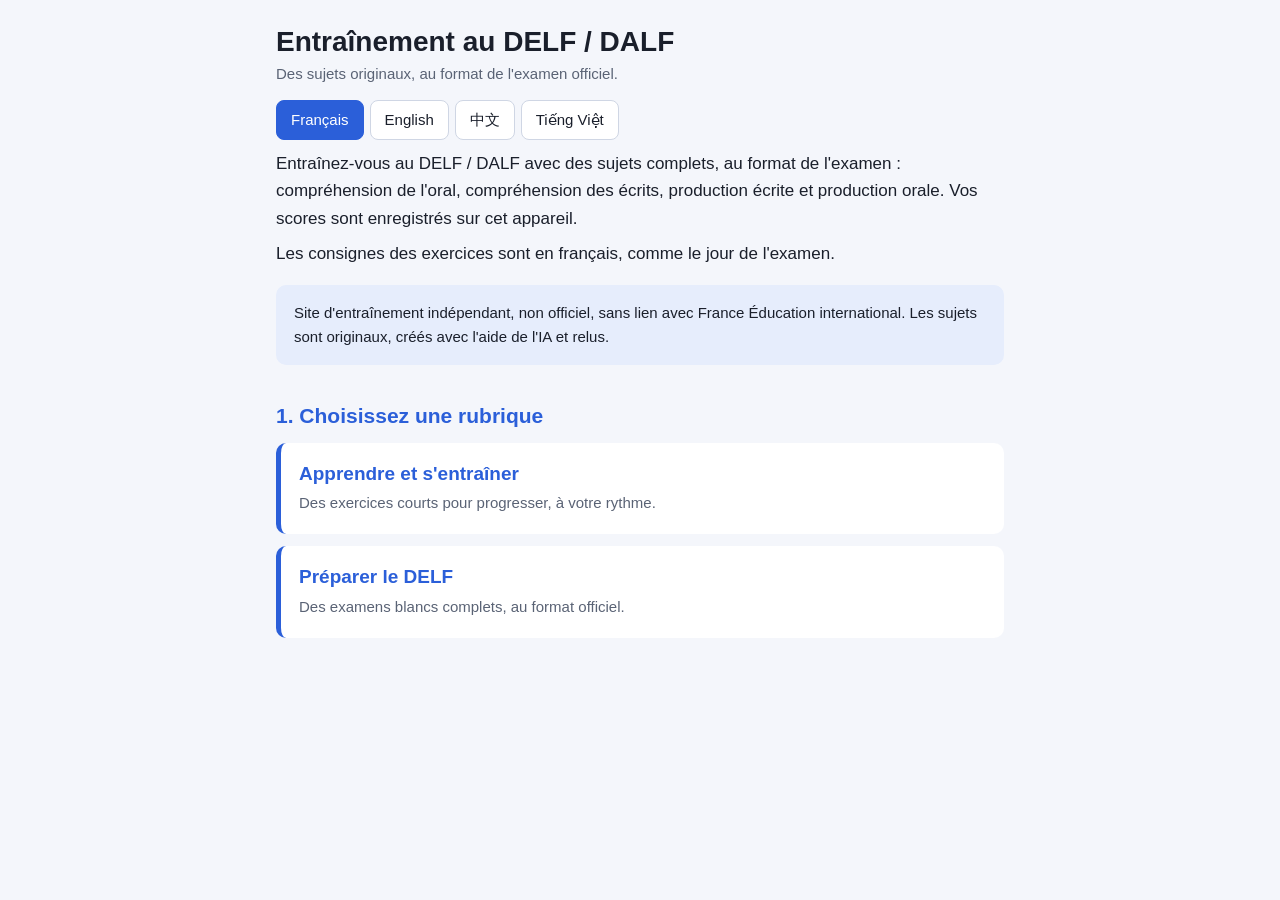
<file: index.html>
<!DOCTYPE html>
<html lang="fr">
<head>
<meta charset="utf-8">
<meta name="viewport" content="width=device-width, initial-scale=1">
<title>Entraînement au DELF / DALF</title>
<link rel="stylesheet" href="css/style.css">
<style>
  /* Propre à l'accueil (style.css n'est pas modifié) */
  .rubrique { cursor: pointer; }
  .rubrique[aria-current="true"] { background: var(--blue-soft); outline: 2px solid var(--blue); }
  .rubrique .traduction { display: block; margin-top: 2px; font-size: 14px; }
  .changer { margin-top: 18px; }
  .changer button { background: transparent; color: var(--blue); border: 1px solid var(--line); }
  .reprendre { margin: 4px 0 14px; }
  .reprendre button { margin: 0; }
  .reprendre .traduction { display: block; margin-top: 4px; font-size: 14px; }
</style>
</head>
<body>
<main>
  <h1>Entraînement au DELF / DALF</h1>
  <p class="sub">Des sujets originaux, au format de l'examen officiel.</p>

  <div class="langues" id="langues" aria-label="Langue / Language / 语言 / Ngôn ngữ"></div>
  <div class="reprendre" id="reprendre" hidden>
    <button id="bouton-reprendre">▶ Reprendre : <span id="reprendre-lieu"></span></button>
    <span class="traduction" id="reprendre-traduction" hidden></span>
  </div>

  <div class="bienvenue" id="bienvenue"></div>
  <div class="encadre avertissement-accueil" id="avertissement-accueil"></div>

  <h2 id="titre-rubrique">1. Choisissez une rubrique</h2>
  <div class="epreuves">
    <a class="epreuve rubrique" id="rubrique-apprendre" href="entrainement/index.html">
      <strong>Apprendre et s'entraîner</strong>
      <span>Des exercices courts pour progresser, à votre rythme.</span>
      <span class="traduction" data-texte="apprendre"></span>
    </a>
    <a class="epreuve rubrique" id="rubrique-preparer" href="#preparer">
      <strong>Préparer le DELF</strong>
      <span>Des examens blancs complets, au format officiel.</span>
      <span class="traduction" data-texte="preparer"></span>
    </a>
  </div>

  <section id="choix-niveau" hidden>
    <h2>2. Choisissez votre niveau</h2>
    <div class="niveaux">
      <button class="niveau" disabled>A1<small>bientôt</small></button>
      <button class="niveau" data-niveau="a2" aria-pressed="false">A2<small>disponible</small></button>
      <button class="niveau" disabled>B1<small>bientôt</small></button>
      <button class="niveau" disabled>B2<small>bientôt</small></button>
      <button class="niveau" disabled>C1<small>bientôt</small></button>
      <button class="niveau" disabled>C2<small>bientôt</small></button>
    </div>
  </section>

  <section id="choix-epreuve" hidden>
    <h2>3. Choisissez l'épreuve</h2>
    <!-- Les épreuves sont dans l'ordre du jour de l'examen. -->
    <div class="epreuves">
      <a class="epreuve" href="a2/comprehension-oral.html">
        <strong>Compréhension de l'oral</strong>
        <span>25 minutes · 4 exercices · 25 points</span>
      </a>
      <a class="epreuve" href="a2/comprehension-ecrits.html">
        <strong>Compréhension des écrits</strong>
        <span>30 minutes · 4 exercices · 25 points</span>
      </a>
      <a class="epreuve" href="a2/production-ecrite.html">
        <strong>Production écrite</strong>
        <span>45 minutes · 2 exercices · 25 points</span>
      </a>
      <a class="epreuve" href="a2/production-orale.html">
        <strong>Production orale</strong>
        <span>6 à 8 minutes · 10 minutes de préparation · 25 points</span>
      </a>
    </div>
    <p class="note">Pour réussir le DELF ou le DALF, il faut 50 points sur 100, et au moins 5 sur 25 dans chaque épreuve (au DALF C2 : au moins 10 sur 50 dans chacune des deux épreuves).</p>
    <p class="changer"><button id="changer">↺ Changer de langue ou de niveau</button></p>
  </section>
</main>

<script>
// Accueil en 4 choix : langue (en haut, gérée par js/langues.js),
// puis rubrique, puis niveau, puis épreuve.
// La rubrique et le niveau sont aussi gardés dans le navigateur (clé « delf-preferences »),
// pour proposer « Reprendre » à la visite suivante. La langue reste dans « delf-langue ».
// Les choix sont mis dans l'adresse :
//   (rien)     → choix de la rubrique
//   #preparer  → « Préparer le DELF » : choix du niveau
//   #a2        → « Préparer le DELF », niveau A2 : les 4 épreuves
//               (adresse déjà utilisée par les liens « ← Accueil » des pages A2)
(function () {
  // Traduction des deux rubriques dans la langue d'aide (à faire relire).
  var TRAD = {
    en: { apprendre: "Learn and practise: short exercises to improve at your own pace.",
          preparer: "Prepare for the DELF: complete mock exams in the official format." },
    zh: { apprendre: "学习和练习：短小的练习，按照自己的节奏进步。",
          preparer: "准备 DELF 考试：完整的模拟考试，采用官方格式。" },
    vi: { apprendre: "Học và luyện tập: các bài tập ngắn để tiến bộ theo nhịp độ của bạn.",
          preparer: "Chuẩn bị thi DELF: các bài thi thử đầy đủ, theo định dạng chính thức." }
  };
  var LANG = { en: "en", zh: "zh-Hans", vi: "vi" };

  function traduire() {
    var l = window.Langues ? Langues.lire() : "fr";
    var zones = document.querySelectorAll(".rubrique .traduction");
    for (var i = 0; i < zones.length; i++) {
      var t = TRAD[l] && TRAD[l][zones[i].dataset.texte];
      zones[i].textContent = t || "";
      zones[i].hidden = !t;
      if (t) zones[i].setAttribute("lang", LANG[l]);
    }
  }

  // ----- Préférences (rubrique et niveau) -----
  var CLE = "delf-preferences";
  var NIVEAUX_ACTIFS = { preparer: ["a2"] };   // niveaux disponibles par rubrique

  // Renvoie des préférences valides, ou null (absentes, vides ou illisibles).
  function lirePreferences() {
    var p;
    try { p = JSON.parse(localStorage.getItem(CLE)); } catch (e) { return null; }
    if (!p || typeof p !== "object" || Array.isArray(p)) return null;
    if (p.rubrique === "apprendre") return { rubrique: "apprendre" };
    if (p.rubrique === "preparer") {
      return { rubrique: "preparer", niveau: NIVEAUX_ACTIFS.preparer.indexOf(p.niveau) >= 0 ? p.niveau : "" };
    }
    return null;
  }
  function garderPreferences(rubrique, niveau) {
    var avant = lirePreferences();
    // Si l'élève choisit seulement la rubrique, on garde le niveau déjà choisi pour cette rubrique.
    if (!niveau && avant && avant.rubrique === rubrique) niveau = avant.niveau || "";
    var p = { rubrique: rubrique };
    if (niveau) p.niveau = niveau;
    try { localStorage.setItem(CLE, JSON.stringify(p)); } catch (e) { /* stockage impossible : tant pis */ }
  }

  // Textes du bouton « Reprendre » (à faire relire pour zh et vi).
  var REPRENDRE = {
    en: { mot: "Resume", apprendre: "Learn and practise", preparer: "Prepare for the DELF" },
    zh: { mot: "继续", apprendre: "学习和练习", preparer: "准备 DELF 考试" },
    vi: { mot: "Tiếp tục", apprendre: "Học và luyện tập", preparer: "Chuẩn bị thi DELF" }
  };
  var NOMS = { apprendre: "Apprendre et s'entraîner", preparer: "Préparer le DELF" };

  function lieu(p, noms) {
    return noms[p.rubrique] + (p.niveau ? " · " + p.niveau.toUpperCase() : "");
  }
  function afficherReprendre() {
    var zone = document.getElementById("reprendre");
    var p = lirePreferences();
    // Seulement à l'arrivée sur l'accueil (sans choix dans l'adresse) et si un choix est gardé.
    if (!p || location.hash.slice(1)) { zone.hidden = true; return; }
    document.getElementById("reprendre-lieu").textContent = lieu(p, NOMS);
    var l = window.Langues ? Langues.lire() : "fr";
    var trad = document.getElementById("reprendre-traduction");
    if (REPRENDRE[l]) {
      trad.textContent = REPRENDRE[l].mot + " : " + lieu(p, REPRENDRE[l]);
      trad.setAttribute("lang", LANG[l]);
      trad.hidden = false;
    } else {
      trad.hidden = true;
    }
    zone.hidden = false;
  }
  document.getElementById("bouton-reprendre").addEventListener("click", function () {
    var p = lirePreferences();
    if (!p) return;
    if (p.rubrique === "apprendre") location.href = "entrainement/index.html";
    else location.hash = p.niveau || "preparer";
  });
  document.getElementById("rubrique-apprendre").addEventListener("click", function () {
    garderPreferences("apprendre", "");
  });

  var preparer = document.getElementById("rubrique-preparer");
  var sectionNiveau = document.getElementById("choix-niveau");
  var sectionEpreuve = document.getElementById("choix-epreuve");
  var boutons = document.querySelectorAll(".niveau[data-niveau]");

  function afficher(defiler) {
    var h = location.hash.slice(1);
    var rubrique = (h === "preparer" || h === "a2") ? "preparer" : "";
    var niveau = h === "a2" ? "a2" : "";
    preparer.setAttribute("aria-current", rubrique === "preparer" ? "true" : "false");
    sectionNiveau.hidden = rubrique !== "preparer";
    for (var i = 0; i < boutons.length; i++) {
      boutons[i].setAttribute("aria-pressed", boutons[i].dataset.niveau === niveau ? "true" : "false");
    }
    sectionEpreuve.hidden = niveau !== "a2";
    if (rubrique) garderPreferences(rubrique, niveau);
    afficherReprendre();
    if (defiler) {
      var cible = niveau ? sectionEpreuve : rubrique ? sectionNiveau : null;
      if (cible) cible.scrollIntoView({ behavior: "smooth", block: "start" });
      else scrollTo({ top: 0, behavior: "smooth" });
    }
  }

  for (var i = 0; i < boutons.length; i++) {
    boutons[i].addEventListener("click", function () { location.hash = this.dataset.niveau; });
  }
  document.getElementById("changer").addEventListener("click", function () {
    location.hash = "";
  });
  window.addEventListener("hashchange", function () { afficher(true); });

  // Quand l'élève change de langue (boutons gérés par js/langues.js),
  // on met à jour la traduction des rubriques juste après.
  document.getElementById("langues").addEventListener("click", function () { setTimeout(function () { traduire(); afficherReprendre(); }, 0); });

  afficher(false);
  document.addEventListener("DOMContentLoaded", traduire);
  window.addEventListener("load", function () { traduire(); afficherReprendre(); });
})();
</script>
<script src="js/langues.js"></script>
</body>
</html>
</file>
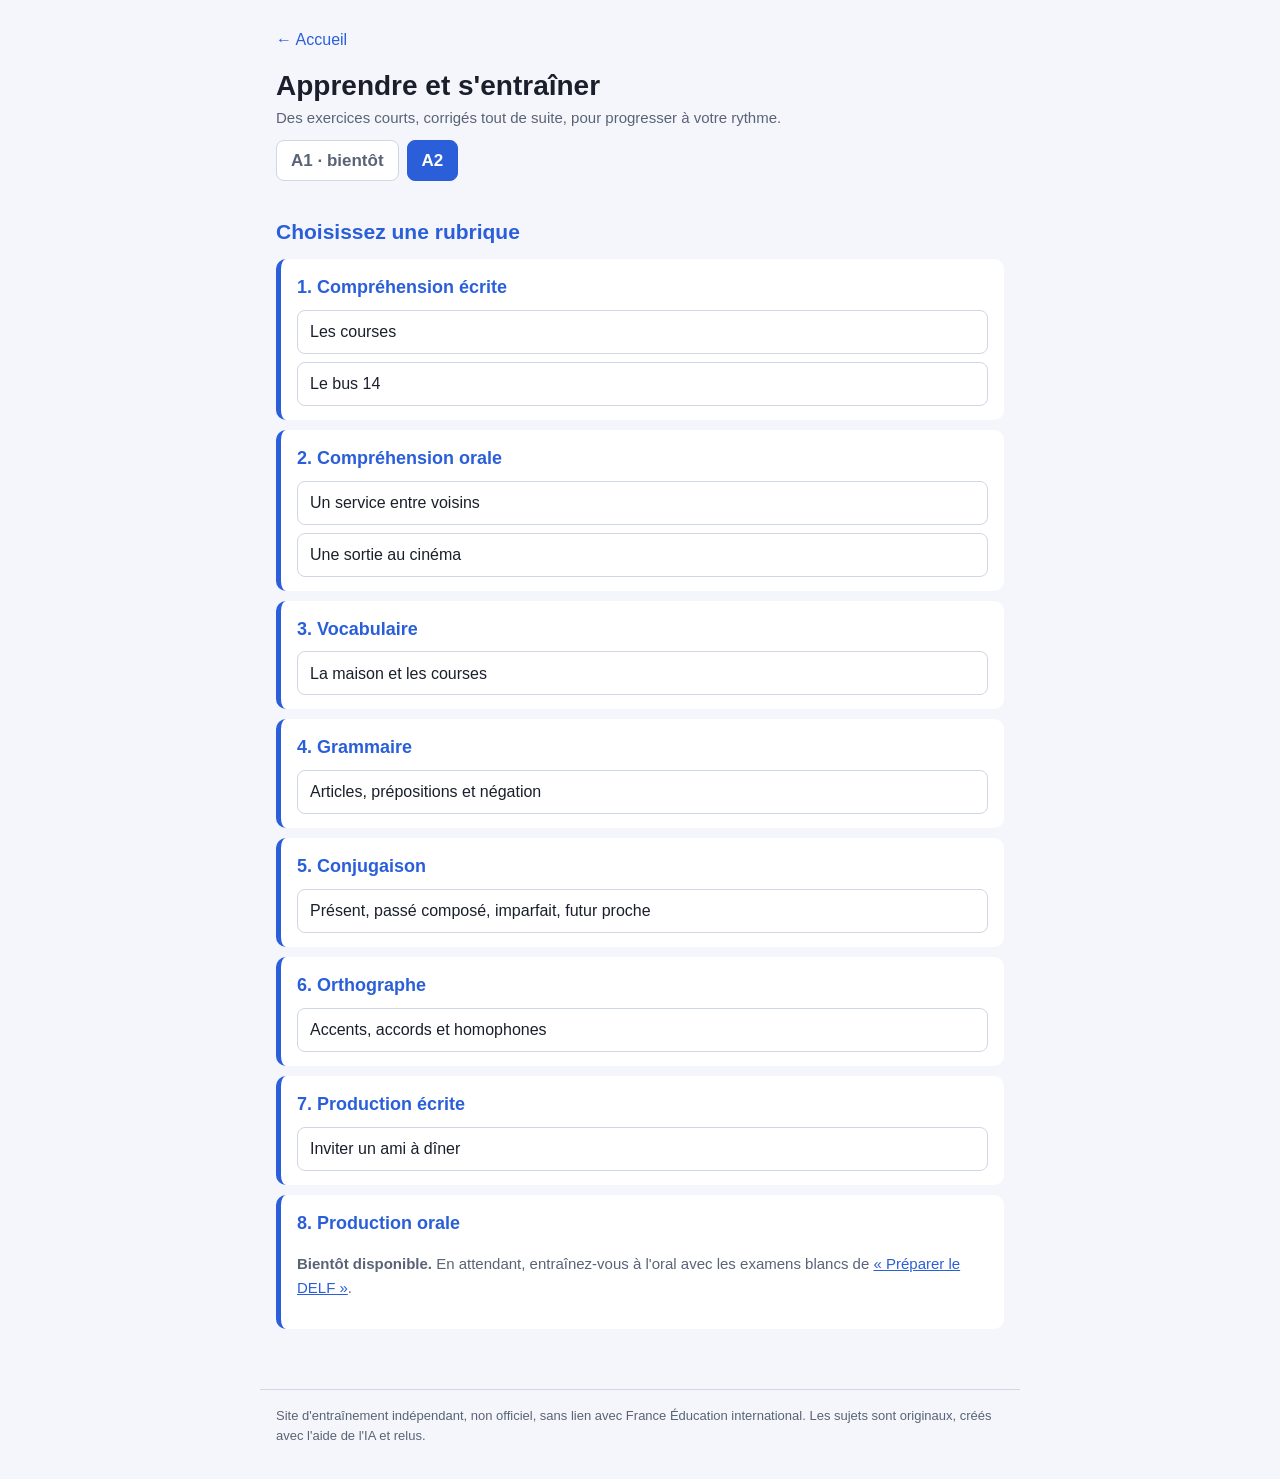
<file: entrainement/index.html>
<!DOCTYPE html>
<html lang="fr">
<head>
<meta charset="utf-8">
<meta name="viewport" content="width=device-width, initial-scale=1">
<title>Apprendre et s'entraîner</title>
<link rel="stylesheet" href="../css/style.css">
<link rel="stylesheet" href="../css/entrainement.css">
</head>
<body>
<main>
  <a class="retour" href="../index.html">← Accueil</a>
  <h1>Apprendre et s'entraîner</h1>
  <p class="sub">Des exercices courts, corrigés tout de suite, pour progresser à votre rythme.</p>

  <div class="niveaux-entr" aria-label="Niveau"><span>A1 · bientôt</span><span class="actif">A2</span></div>

  <h2>Choisissez une rubrique</h2>
  <ul class="rubriques-entr" id="rubriques"></ul>
</main>
<script src="../js/langues.js"></script>
<script src="../js/entrainement/moteur.js"></script>
<script src="../data/entrainement/a2/liste.js"></script>
<script>
// Liste des rubriques du niveau A2, avec le score de la dernière série faite.
(function () {
  var E = Entr, esc = E.esc, l = E.langue();
  var codes = { en: "en", zh: "zh-Hans", vi: "vi" };
  var R = (window.LISTE_ENTRAINEMENT && window.LISTE_ENTRAINEMENT.a2) || [];
  document.getElementById("rubriques").innerHTML = R.map(function (r, i) {
    var tr = E.traduction(r.titre);
    return "<li><strong>" + (i + 1) + ". " + esc(E.fr(r.titre)) + "</strong>" +
      (tr ? '<span class="tr" lang="' + codes[l] + '">' + esc(tr) + "</span>" : "") +
      (r.bientot ? '<p class="aide"><b>Bientôt disponible.</b> En attendant, entraînez-vous à l\'oral avec les examens blancs de <a href="../index.html#preparer">« Préparer le DELF »</a>.</p>' : "") +
      r.series.map(function (s) {
        var sc = E.lireScore("a2-" + s.id);
        var etat = s.libre ? "" : sc ? ' <span class="fait">✔ ' + sc.score + " / " + sc.max + "</span>" : "";
        return '<a class="serie" href="serie.html?niveau=a2&amp;id=' + encodeURIComponent(s.id) + '">' + esc(s.titre) + etat + "</a>";
      }).join("") + "</li>";
  }).join("");
})();
</script>
</body>
</html>
</file>
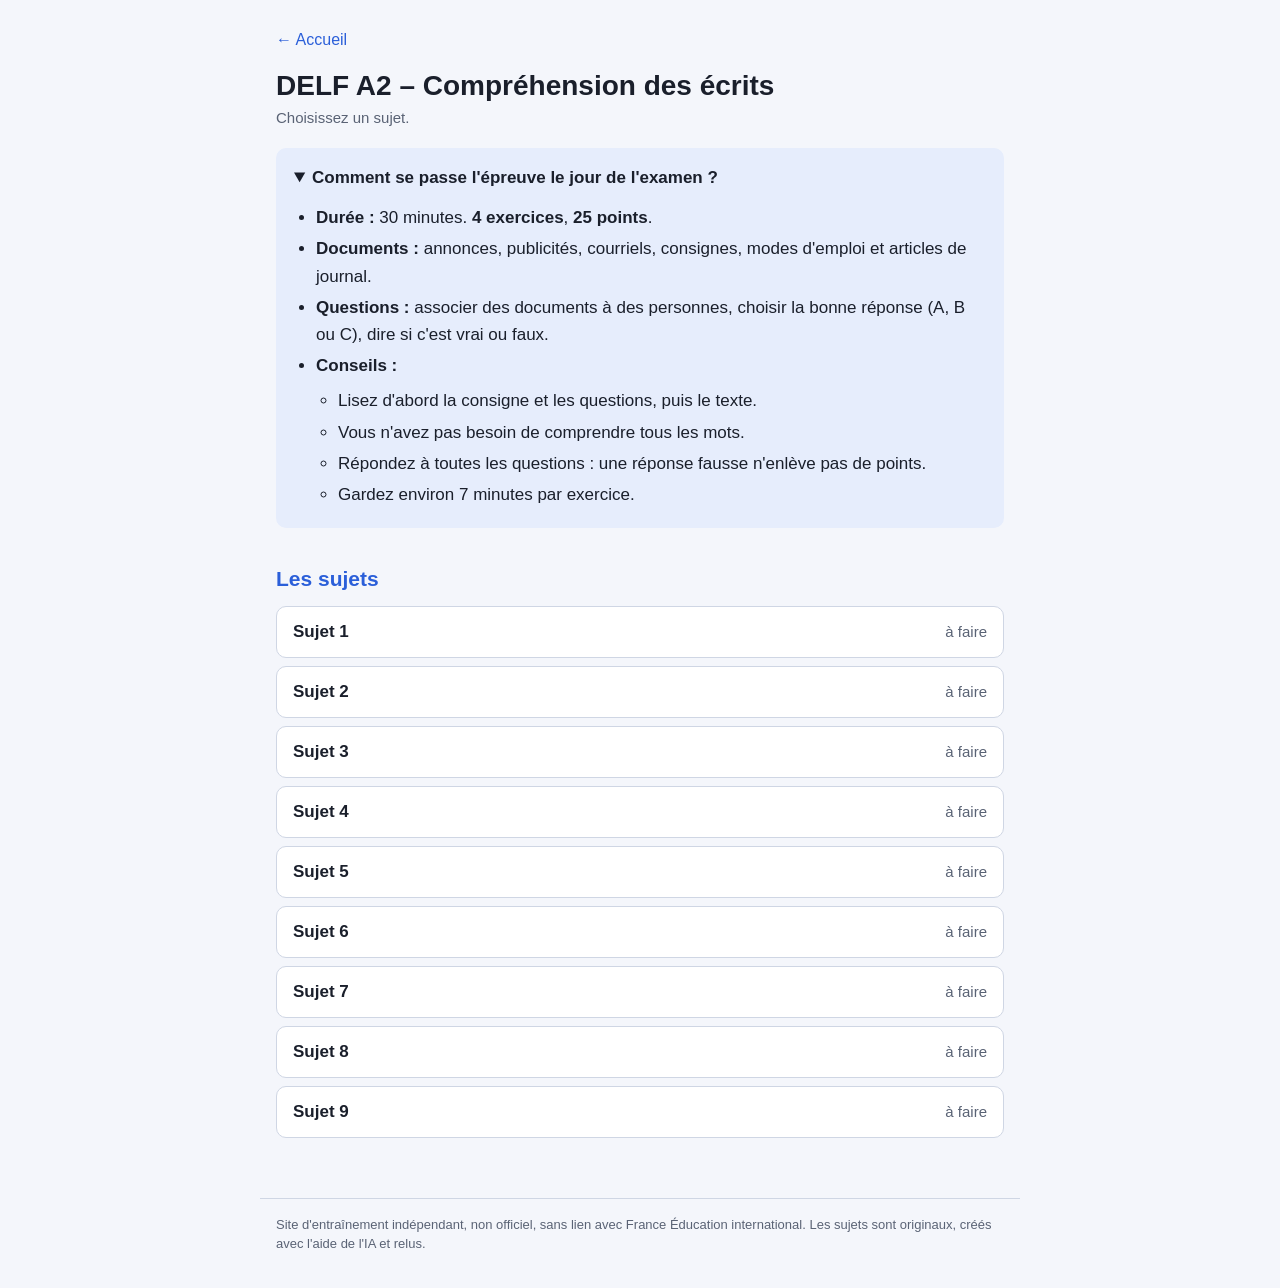
<file: a2/comprehension-ecrits.html>
<!DOCTYPE html>
<html lang="fr">
<head>
<meta charset="utf-8">
<meta name="viewport" content="width=device-width, initial-scale=1">
<title>DELF A2 – Compréhension des écrits</title>
<link rel="stylesheet" href="../css/style.css">
</head>
<body>
<main>
  <a class="retour" id="retour" href="../index.html#a2">← Accueil</a>
  <h1>DELF A2 – Compréhension des écrits</h1>
  <p class="sub" id="sous-titre">Choisissez un sujet.</p>

  <details class="encadre rappel" id="rappel" open>
    <summary>Comment se passe l'épreuve le jour de l'examen ?</summary>
    <ul>
      <li><b>Durée :</b> 30 minutes. <b>4 exercices</b>, <b>25 points</b>.</li>
      <li><b>Documents :</b> annonces, publicités, courriels, consignes, modes d'emploi et articles de journal.</li>
      <li><b>Questions :</b> associer des documents à des personnes, choisir la bonne réponse (A, B ou C), dire si c'est vrai ou faux.</li>
      <li><b>Conseils :</b>
        <ul>
          <li>Lisez d'abord la consigne et les questions, puis le texte.</li>
          <li>Vous n'avez pas besoin de comprendre tous les mots.</li>
          <li>Répondez à toutes les questions : une réponse fausse n'enlève pas de points.</li>
          <li>Gardez environ 7 minutes par exercice.</li>
        </ul>
      </li>
    </ul>
  </details>

  <!-- Vue 1 : la liste des sujets (adresse sans ?sujet=) -->
  <section id="vue-liste" hidden>
    <h2>Les sujets</h2>
    <ol class="liste-sujets" id="liste"></ol>
  </section>

  <!-- Vue 2 : un sujet (adresse avec ?sujet=1, ?sujet=2…) -->
  <section id="vue-sujet" hidden>
    <p class="aide">Pour chaque question : cliquez sur une réponse, puis sur « Valider ». La phrase qui contient la réponse est surlignée dans le texte.</p>

    <div id="app"></div>

    <div id="total">Score total : 0 / 25</div>

    <div id="fin" class="encadre" hidden>
      <p class="resultat">Sujet terminé ! Votre note : <span id="resultat"></span></p>
      <p id="conseil"></p>
      <p class="boutons">
        <a class="bouton" id="suivant" href="#">Sujet suivant</a>
        <a class="bouton" href="comprehension-ecrits.html">Retour à la liste</a>
      </p>
      <p id="dernier" hidden>C'est le dernier sujet pour l'instant.</p>
      <p><button class="secondaire" id="recommencer">Recommencer ce sujet</button></p>
    </div>
  </section>
</main>
<script src="../data/a2/liste.js"></script>
<script src="../js/progression.js"></script>
<script src="../js/ecrits.js"></script>
<script src="../js/langues.js"></script>
</body>
</html>
</file>
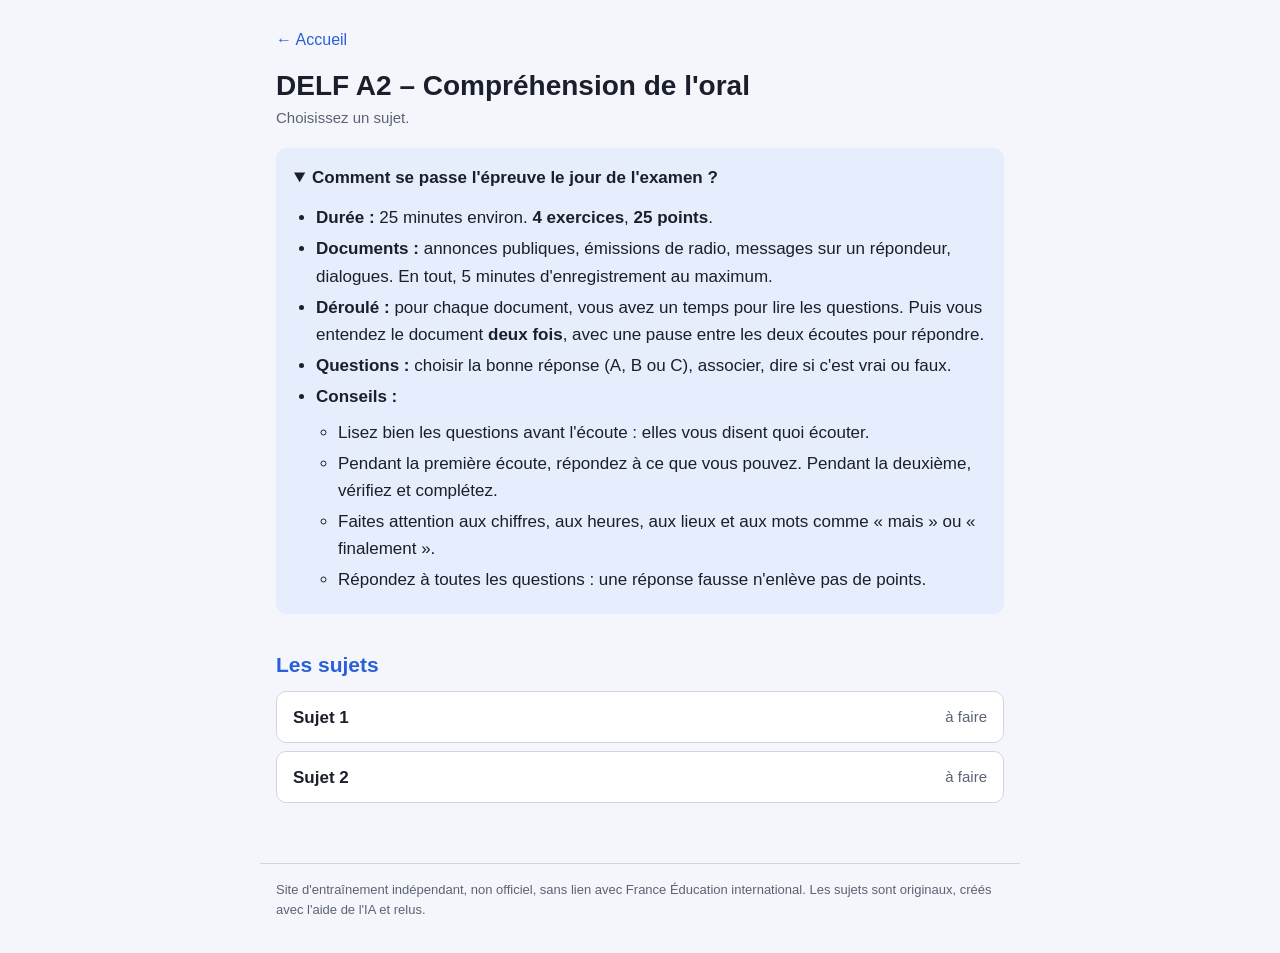
<file: a2/comprehension-oral.html>
<!DOCTYPE html>
<html lang="fr">
<head>
<meta charset="utf-8">
<meta name="viewport" content="width=device-width, initial-scale=1">
<title>DELF A2 – Compréhension de l'oral</title>
<link rel="stylesheet" href="../css/style.css">
</head>
<body>
<main>
  <a class="retour" id="retour" href="../index.html#a2">← Accueil</a>
  <h1>DELF A2 – Compréhension de l'oral</h1>
  <p class="sub" id="sous-titre">Choisissez un sujet.</p>

  <details class="encadre rappel" id="rappel" open>
    <summary>Comment se passe l'épreuve le jour de l'examen ?</summary>
    <ul>
      <li><b>Durée :</b> 25 minutes environ. <b>4 exercices</b>, <b>25 points</b>.</li>
      <li><b>Documents :</b> annonces publiques, émissions de radio, messages sur un répondeur, dialogues. En tout, 5 minutes d'enregistrement au maximum.</li>
      <li><b>Déroulé :</b> pour chaque document, vous avez un temps pour lire les questions. Puis vous entendez le document <b>deux fois</b>, avec une pause entre les deux écoutes pour répondre.</li>
      <li><b>Questions :</b> choisir la bonne réponse (A, B ou C), associer, dire si c'est vrai ou faux.</li>
      <li><b>Conseils :</b>
        <ul>
          <li>Lisez bien les questions avant l'écoute : elles vous disent quoi écouter.</li>
          <li>Pendant la première écoute, répondez à ce que vous pouvez. Pendant la deuxième, vérifiez et complétez.</li>
          <li>Faites attention aux chiffres, aux heures, aux lieux et aux mots comme « mais » ou « finalement ».</li>
          <li>Répondez à toutes les questions : une réponse fausse n'enlève pas de points.</li>
        </ul>
      </li>
    </ul>
  </details>

  <!-- Vue 1 : la liste des sujets (adresse sans ?sujet=) -->
  <section id="vue-liste" hidden>
    <h2>Les sujets</h2>
    <ol class="liste-sujets" id="liste"></ol>
  </section>

  <!-- Vue 2 : un sujet (adresse avec ?sujet=1, ?sujet=2…) -->
  <section id="vue-sujet" hidden>
    <p class="aide">Mettez le son ou des écouteurs. Comme à l'examen, vous entendez chaque document deux fois, et la correction arrive après la deuxième écoute.</p>

    <div id="app"></div>

    <div id="total">Score total : 0</div>

    <div id="fin" class="encadre" hidden>
      <p class="resultat">Sujet terminé ! Votre note : <span id="resultat"></span></p>
      <p class="boutons">
        <a class="bouton" id="suivant" href="#">Sujet suivant</a>
        <a class="bouton" href="comprehension-oral.html">Retour à la liste</a>
      </p>
      <p id="dernier" hidden>C'est le dernier sujet pour l'instant.</p>
      <p><button class="secondaire" id="recommencer">Recommencer ce sujet</button></p>
    </div>
  </section>
</main>
<script src="../data/a2/liste.js"></script>
<script src="../js/progression.js"></script>
<script src="../js/oral.js"></script>
<script src="../js/langues.js"></script>
</body>
</html>
</file>
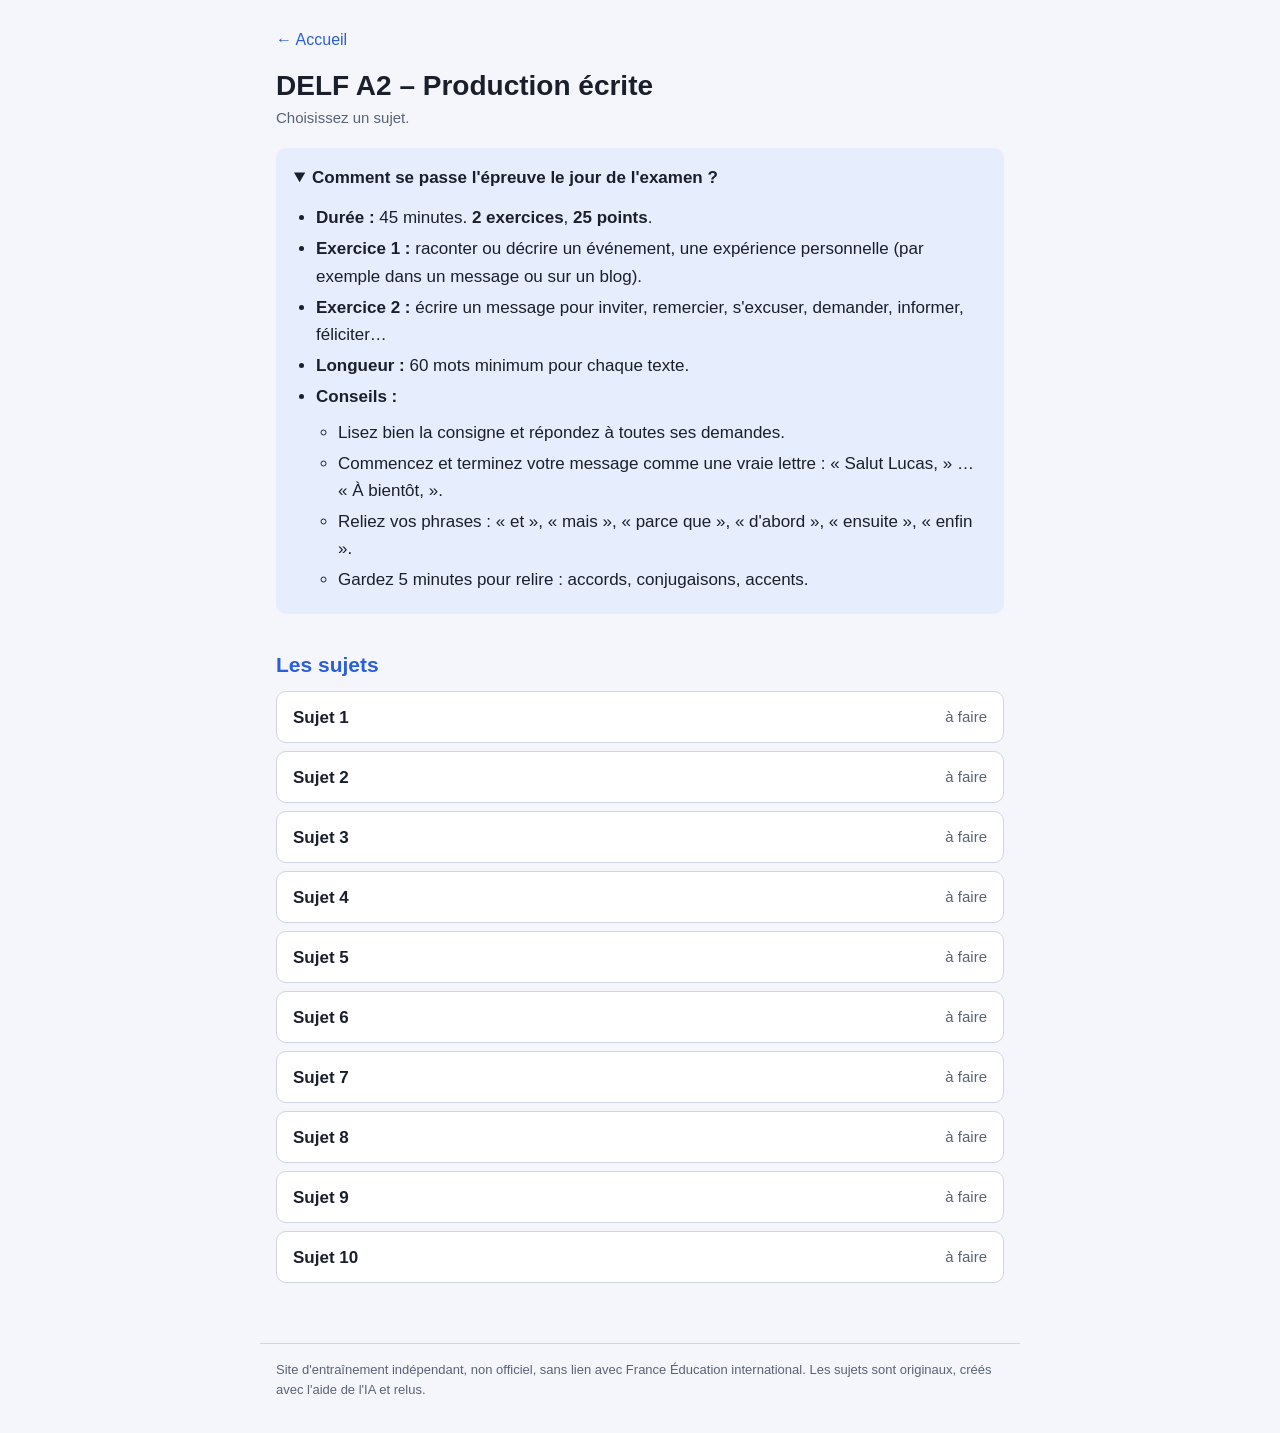
<file: a2/production-ecrite.html>
<!DOCTYPE html>
<html lang="fr">
<head>
<meta charset="utf-8">
<meta name="viewport" content="width=device-width, initial-scale=1">
<title>DELF A2 – Production écrite</title>
<link rel="stylesheet" href="../css/style.css">
</head>
<body>
<main>
  <a class="retour" id="retour" href="../index.html#a2">← Accueil</a>
  <h1>DELF A2 – Production écrite</h1>
  <p class="sub" id="sous-titre">Choisissez un sujet.</p>

  <details class="encadre rappel" id="rappel" open>
    <summary>Comment se passe l'épreuve le jour de l'examen ?</summary>
    <ul>
      <li><b>Durée :</b> 45 minutes. <b>2 exercices</b>, <b>25 points</b>.</li>
      <li><b>Exercice 1 :</b> raconter ou décrire un événement, une expérience personnelle (par exemple dans un message ou sur un blog).</li>
      <li><b>Exercice 2 :</b> écrire un message pour inviter, remercier, s'excuser, demander, informer, féliciter…</li>
      <li><b>Longueur :</b> 60 mots minimum pour chaque texte.</li>
      <li><b>Conseils :</b>
        <ul>
          <li>Lisez bien la consigne et répondez à toutes ses demandes.</li>
          <li>Commencez et terminez votre message comme une vraie lettre : « Salut Lucas, » … « À bientôt, ».</li>
          <li>Reliez vos phrases : « et », « mais », « parce que », « d'abord », « ensuite », « enfin ».</li>
          <li>Gardez 5 minutes pour relire : accords, conjugaisons, accents.</li>
        </ul>
      </li>
    </ul>
  </details>

  <!-- Vue 1 : la liste des sujets -->
  <section id="vue-liste" hidden>
    <h2>Les sujets</h2>
    <ol class="liste-sujets" id="liste"></ol>
  </section>

  <!-- Vue 2 : un sujet -->
  <section id="vue-sujet" hidden>
    <h2>1. Écrivez vos deux textes</h2>
    <p class="aide">Vos textes sont gardés sur cet appareil, même si vous fermez la page.</p>
    <div id="exercices"></div>

    <h2>2. Faites corriger vos textes par une IA</h2>
    <div class="carte">
      <ol class="etapes">
        <li>Cliquez sur « Copier le prompt » : il contient les sujets, vos deux textes et la grille officielle.</li>
        <li>Ouvrez Claude ou ChatGPT, collez le texte et envoyez-le.</li>
        <li>L'IA vous donne une note sur 25, vos points forts, vos erreurs corrigées, vos textes corrigés et des conseils.</li>
      </ol>
      <p id="info-langue" class="aide"></p>
      <p><button id="copier">📋 Copier le prompt</button></p>
      <p id="copie" aria-live="polite"></p>
      <details class="voir-prompt">
        <summary>Voir le texte du prompt</summary>
        <textarea id="texte-prompt" readonly rows="14"></textarea>
      </details>
    </div>

    <h2>3. Enregistrez votre note</h2>
    <div class="carte">
      <p>Écrivez la note sur 25 donnée par l'IA. Elle apparaîtra dans la liste des sujets.</p>
      <p class="ligne-note">
        <input id="note" type="text" inputmode="decimal" placeholder="ex. 18,5" aria-label="Note sur 25"> <span>/ 25</span>
        <button id="enregistrer">Enregistrer</button>
      </p>
      <p id="msg-note" aria-live="polite"></p>
    </div>

    <div id="fin" class="encadre" hidden>
      <p class="boutons">
        <a class="bouton" id="suivant" href="#">Sujet suivant</a>
        <a class="bouton" href="production-ecrite.html">Retour à la liste</a>
      </p>
      <p id="dernier" hidden>C'est le dernier sujet pour l'instant.</p>
    </div>
  </section>
</main>
<script src="../data/a2/liste.js"></script>
<script src="../data/a2/grilles.js"></script>
<script src="../data/a2/prompt_ecrite.js"></script>
<script src="../js/progression.js"></script>
<script src="../js/langues.js"></script>
<script src="../js/ecrite.js"></script>
</body>
</html>
</file>
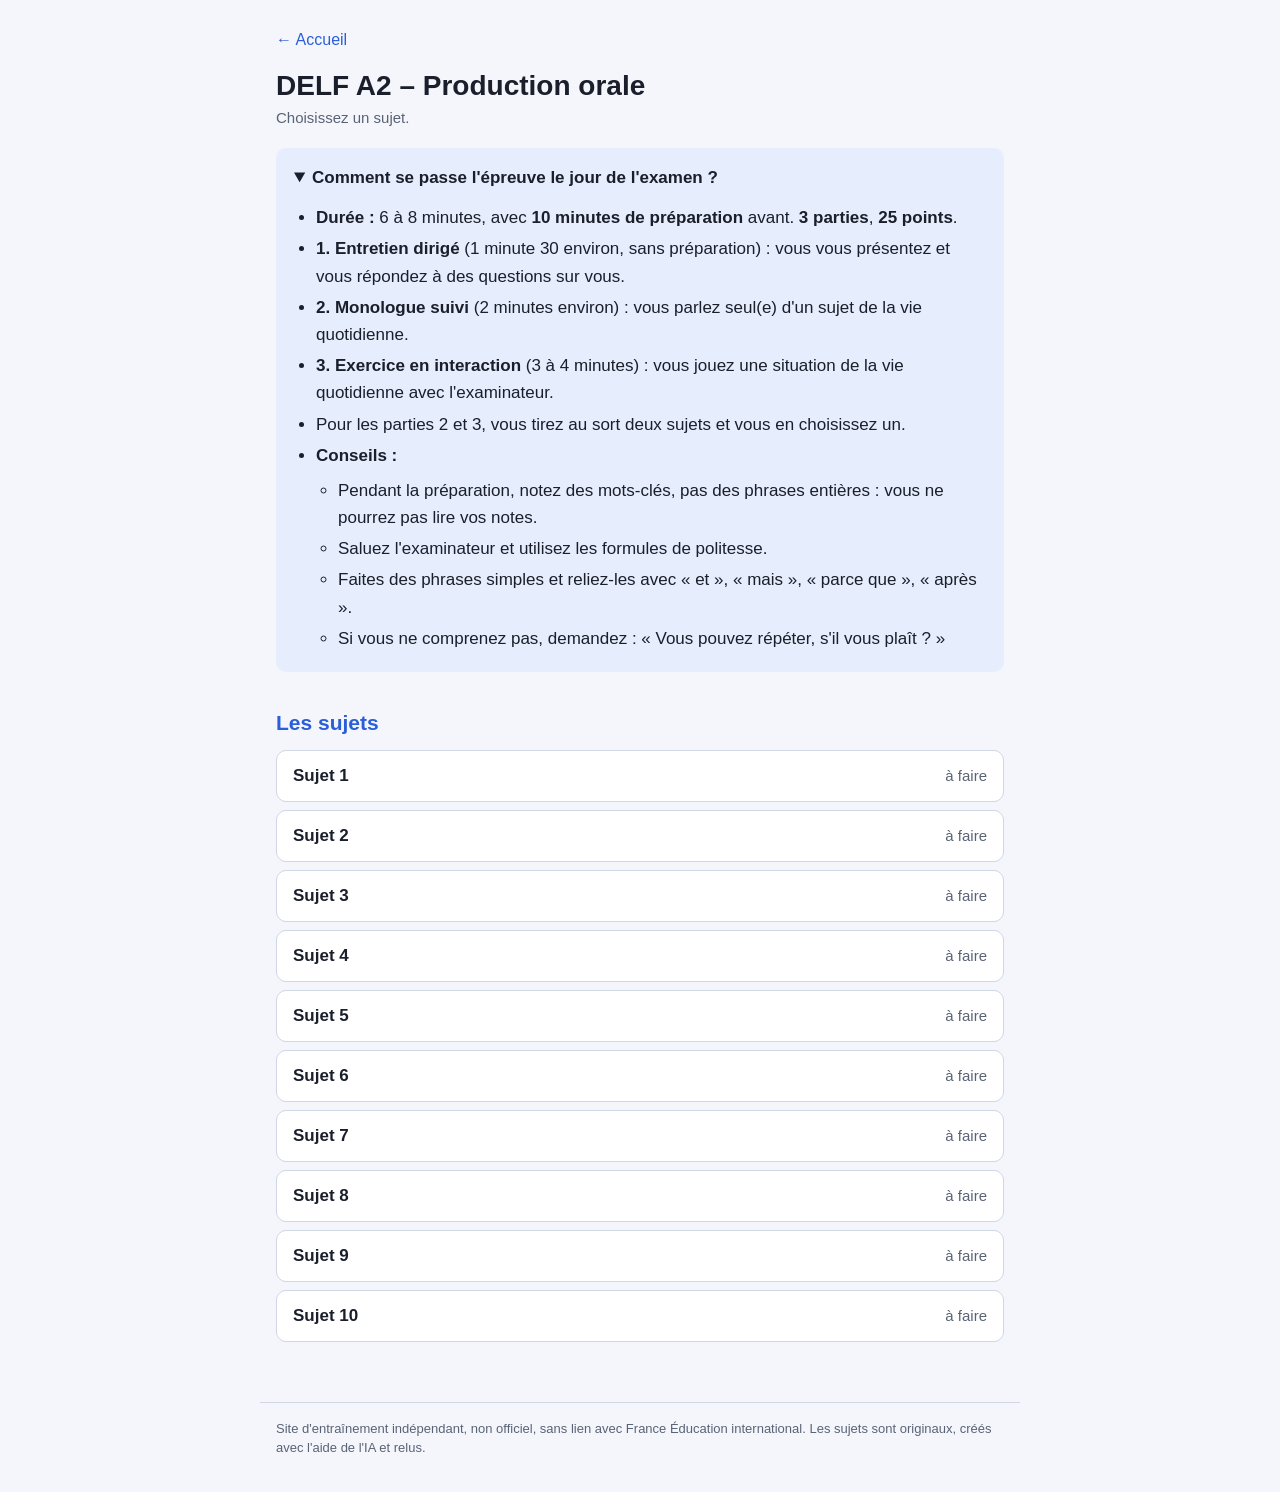
<file: a2/production-orale.html>
<!DOCTYPE html>
<html lang="fr">
<head>
<meta charset="utf-8">
<meta name="viewport" content="width=device-width, initial-scale=1">
<title>DELF A2 – Production orale</title>
<link rel="stylesheet" href="../css/style.css">
</head>
<body>
<main>
  <a class="retour" id="retour" href="../index.html#a2">← Accueil</a>
  <h1>DELF A2 – Production orale</h1>
  <p class="sub" id="sous-titre">Choisissez un sujet.</p>

  <details class="encadre rappel" id="rappel" open>
    <summary>Comment se passe l'épreuve le jour de l'examen ?</summary>
    <ul>
      <li><b>Durée :</b> 6 à 8 minutes, avec <b>10 minutes de préparation</b> avant. <b>3 parties</b>, <b>25 points</b>.</li>
      <li><b>1. Entretien dirigé</b> (1 minute 30 environ, sans préparation) : vous vous présentez et vous répondez à des questions sur vous.</li>
      <li><b>2. Monologue suivi</b> (2 minutes environ) : vous parlez seul(e) d'un sujet de la vie quotidienne.</li>
      <li><b>3. Exercice en interaction</b> (3 à 4 minutes) : vous jouez une situation de la vie quotidienne avec l'examinateur.</li>
      <li>Pour les parties 2 et 3, vous tirez au sort deux sujets et vous en choisissez un.</li>
      <li><b>Conseils :</b>
        <ul>
          <li>Pendant la préparation, notez des mots-clés, pas des phrases entières : vous ne pourrez pas lire vos notes.</li>
          <li>Saluez l'examinateur et utilisez les formules de politesse.</li>
          <li>Faites des phrases simples et reliez-les avec « et », « mais », « parce que », « après ».</li>
          <li>Si vous ne comprenez pas, demandez : « Vous pouvez répéter, s'il vous plaît ? »</li>
        </ul>
      </li>
    </ul>
  </details>

  <!-- Vue 1 : la liste des sujets -->
  <section id="vue-liste" hidden>
    <h2>Les sujets</h2>
    <ol class="liste-sujets" id="liste"></ol>
  </section>

  <!-- Vue 2 : un sujet -->
  <section id="vue-sujet" hidden>
    <h2>1. Choisissez vos sujets</h2>
    <div class="carte">
      <h3>Partie 2 – Monologue suivi</h3>
      <div class="choix" id="choix-monologue"></div>
    </div>
    <div class="carte">
      <h3>Partie 3 – Exercice en interaction</h3>
      <div class="choix" id="choix-interaction"></div>
    </div>

    <h2>2. Préparez-vous (facultatif)</h2>
    <div class="carte prepa">
      <p>Comme à l'examen, vous avez 10 minutes pour préparer les parties 2 et 3.</p>
      <p class="chrono" id="chrono">10:00</p>
      <button id="prepa">▶ Commencer les 10 minutes</button>
    </div>

    <h2>3. Passez l'examen avec une IA</h2>
    <div class="carte">
      <ol class="etapes">
        <li>Cliquez sur « Copier le prompt ».</li>
        <li>Ouvrez Claude ou ChatGPT, collez le texte et envoyez-le.</li>
        <li>Si possible, passez en <b>mode vocal</b> : l'IA joue l'examinateur et vous lui parlez, comme le jour de l'examen.</li>
        <li>À la fin, l'IA vous donne une note sur 25, vos points forts, vos erreurs corrigées et des conseils.</li>
      </ol>
      <p><button id="copier">📋 Copier le prompt</button></p>
      <p id="copie" aria-live="polite"></p>
      <details class="voir-prompt">
        <summary>Voir le texte du prompt</summary>
        <textarea id="texte-prompt" readonly rows="14"></textarea>
      </details>
    </div>

    <h2>4. Enregistrez votre note</h2>
    <div class="carte">
      <p>Écrivez la note sur 25 donnée par l'IA. Elle apparaîtra dans la liste des sujets.</p>
      <p class="ligne-note">
        <input id="note" type="text" inputmode="decimal" placeholder="ex. 18,5" aria-label="Note sur 25"> <span>/ 25</span>
        <button id="enregistrer">Enregistrer</button>
      </p>
      <p id="msg-note" aria-live="polite"></p>
    </div>

    <div id="fin" class="encadre" hidden>
      <p class="boutons">
        <a class="bouton" id="suivant" href="#">Sujet suivant</a>
        <a class="bouton" href="production-orale.html">Retour à la liste</a>
      </p>
      <p id="dernier" hidden>C'est le dernier sujet pour l'instant.</p>
    </div>
  </section>
</main>
<script src="../data/a2/liste.js"></script>
<script src="../data/a2/grilles.js"></script>
<script src="../data/a2/prompt_orale.js"></script>
<script src="../js/progression.js"></script>
<script src="../js/orale.js"></script>
<script src="../js/langues.js"></script>
</body>
</html>
</file>
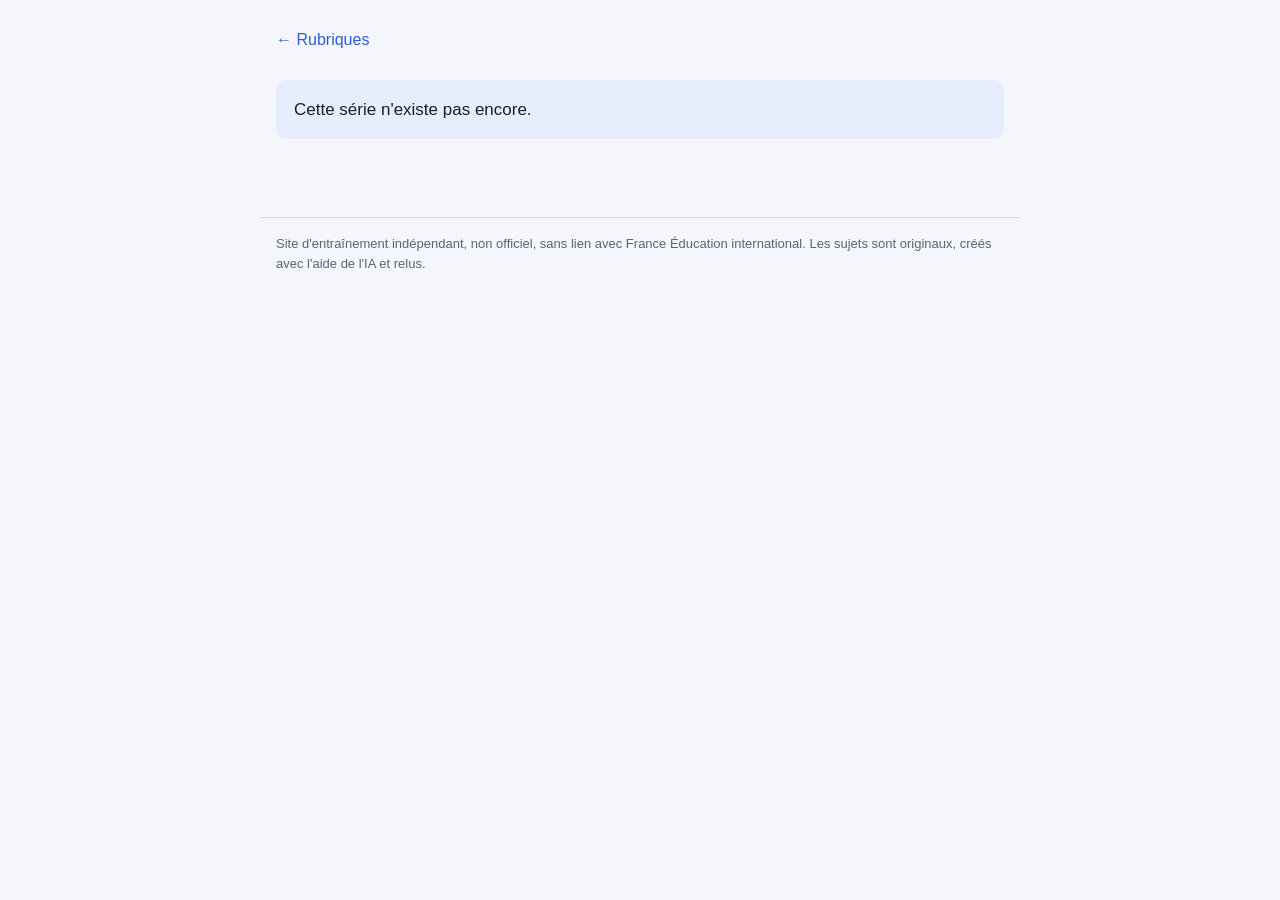
<file: entrainement/serie.html>
<!DOCTYPE html>
<html lang="fr">
<head>
<meta charset="utf-8">
<meta name="viewport" content="width=device-width, initial-scale=1">
<title>Apprendre et s'entraîner</title>
<link rel="stylesheet" href="../css/style.css">
<link rel="stylesheet" href="../css/entrainement.css">
</head>
<body>
<main>
  <a class="retour" href="index.html">← Rubriques</a>
  <div id="app"></div>
</main>
<script src="../js/langues.js"></script>
<script src="../js/entrainement/moteur.js"></script>
<script src="../js/entrainement/types/qcm.js"></script>
<script src="../js/entrainement/types/trous.js"></script>
<script src="../js/entrainement/types/ordre.js"></script>
<script src="../js/entrainement/types/saisie.js"></script>
<script src="../data/entrainement/a2/prompt_redaction.js"></script>
<script src="../js/entrainement/serie.js"></script>
</body>
</html>
</file>
<file: css/style.css>
/* Styles communs à toutes les pages du site.
   Les couleurs sont définies une seule fois ici (variables --...).
   Le mode sombre suit le réglage du téléphone ou de l'ordinateur,
   avec une méthode qui marche aussi sur les navigateurs anciens. */

:root {
  color-scheme: light dark;
  --bg: #f4f6fb;
  --card: #ffffff;
  --ink: #1a1f2b;
  --muted: #5a6375;
  --line: #cfd6e4;
  --blue: #2b5fd9;
  --on-blue: #ffffff;
  --blue-soft: #e6edfc;
  --ok: #1d7a35;
  --ko: #c0262d;
  --hl: #ffe27a;
}

@media (prefers-color-scheme: dark) {
  :root {
    --bg: #14181f;
    --card: #1e2430;
    --ink: #e8ecf3;
    --muted: #a3acbd;
    --line: #3a4252;
    --blue: #7aa2ff;
    --on-blue: #0d1220;
    --blue-soft: #232d45;
    --ok: #5fd17d;
    --ko: #ff7b7f;
    --hl: #6b5a12;
  }
}

* { box-sizing: border-box; min-width: 0; }

body {
  margin: 0;
  background: var(--bg);
  color: var(--ink);
  font: 17px/1.6 Arial, Helvetica, sans-serif;
}

main {
  max-width: 760px;
  margin: 0 auto;
  padding: 18px 16px 60px;
}

h1 { font-size: 28px; line-height: 1.15; margin: 8px 0 4px; }
h2 { font-size: 21px; margin: 34px 0 10px; color: var(--blue); }
.sub { margin: 0 0 10px; color: var(--muted); font-size: 15px; }

a { color: var(--blue); }

/* Lien « ← Accueil » en haut des pages d'épreuve */
.retour {
  display: inline-flex;
  align-items: center;
  min-height: 44px;
  font-size: 16px;
  text-decoration: none;
}
.retour:hover { text-decoration: underline; }

/* ---------- Page d'accueil : choix du niveau ---------- */
.niveaux {
  display: grid;
  grid-template-columns: repeat(4, 1fr);
  gap: 10px;
}
@media (max-width: 480px) {
  .niveaux { grid-template-columns: repeat(2, 1fr); }
}

.niveau {
  margin: 0;
  min-height: 72px;
  padding: 10px;
  border: 2px solid var(--line);
  border-radius: 10px;
  background: var(--card);
  color: var(--ink);
  font: inherit;
  font-size: 22px;
  font-weight: bold;
  cursor: pointer;
}
.niveau small {
  display: block;
  font-size: 13px;
  font-weight: normal;
  color: var(--muted);
}
.niveau:hover:not(:disabled) { border-color: var(--blue); }
.niveau[aria-pressed="true"] {
  background: var(--blue);
  border-color: var(--blue);
  color: var(--on-blue);
}
.niveau[aria-pressed="true"] small { color: var(--on-blue); }
.niveau:disabled { opacity: .5; cursor: default; }

/* ---------- Page d'accueil : choix de l'épreuve ---------- */
.epreuves { display: grid; gap: 12px; }

.epreuve {
  display: block;
  padding: 16px 18px;
  border-radius: 10px;
  border-left: 5px solid var(--blue);
  background: var(--card);
  color: var(--ink);
  text-decoration: none;
}
.epreuve:hover { background: var(--blue-soft); }
.epreuve strong { display: block; font-size: 19px; color: var(--blue); }
.epreuve span { color: var(--muted); font-size: 15px; }

.note { margin-top: 30px; color: var(--muted); font-size: 15px; }

/* ---------- Encadré (rappel de l'épreuve, messages) ---------- */
.encadre {
  margin: 18px 0;
  padding: 16px 18px;
  border-radius: 10px;
  background: var(--blue-soft);
}
.encadre p { margin: 0; }

/* Encadré de rappel repliable */
.rappel summary { cursor: pointer; font-weight: bold; min-height: 32px; }
.rappel ul { margin: 8px 0 0; padding-left: 22px; }
.rappel li { margin: 4px 0; }
.aide { color: var(--muted); font-size: 15px; }

/* ---------- Exercices (compréhension des écrits / de l'oral) ---------- */
.consigne { font-style: italic; margin: 4px 0 12px; }

.doc {
  margin-top: 16px;
  padding: 16px 18px;
  border-radius: 10px;
  border-left: 5px solid var(--blue);
  background: var(--card);
}
.doc h3 { margin: 0 0 8px; font-size: 19px; }
.doc p { margin: 0 0 10px; }
.doc p:last-child, .doc ul:last-child, .doc ol:last-child { margin-bottom: 0; }
.doc ol { margin: 0 0 10px; padding-left: 22px; }
.intro { border-left-color: var(--muted); }
.personnes { margin: 0; padding: 0; list-style: none; }
.personnes li { margin: 4px 0; }

.hl { background: var(--hl); border-radius: 3px; padding: 1px 2px; transition: background .3s; }

.q { margin-top: 12px; padding: 14px 16px; border-radius: 10px; background: var(--card); }
.q > b { display: flow-root; margin-bottom: 4px; }
.pts { float: right; margin-left: 8px; font-size: 14px; font-weight: normal; color: var(--muted); }

.choix label {
  display: flex;
  gap: 8px;
  align-items: center;
  min-height: 44px;
  margin: 6px 0;
  padding: 8px 10px;
  border: 1px solid var(--line);
  border-radius: 8px;
  cursor: pointer;
}
.choix.compacts { display: grid; grid-template-columns: repeat(4, 1fr); gap: 6px; }
.choix.compacts label { margin: 0; }
@media (max-width: 560px) {
  .choix.compacts { grid-template-columns: repeat(2, 1fr); }
}
.choix label.good { border: 2px solid var(--ok); }
.choix label.bad { border: 2px solid var(--ko); }
input[type=radio] { flex: none; width: 20px; height: 20px; margin: 0; }

button {
  min-height: 44px;
  margin-top: 6px;
  padding: 8px 20px;
  border: 0;
  border-radius: 8px;
  background: var(--blue);
  color: var(--on-blue);
  font: inherit;
  font-size: 16px;
  cursor: pointer;
}
button:disabled { opacity: .45; cursor: default; }

.fb { margin: 8px 0 0; }
.fb:empty { display: none; }
.ok { color: var(--ok); font-weight: bold; }
.ko { color: var(--ko); font-weight: bold; }
.score { margin-top: 14px; font-size: 18px; font-weight: bold; }

#total {
  margin-top: 36px;
  padding: 16px;
  border-radius: 10px;
  background: var(--card);
  font-size: 20px;
  font-weight: bold;
  text-align: center;
}
#fin { text-align: center; }
#fin p { margin: 6px 0; }
.resultat { font-size: 20px; font-weight: bold; }

/* ---------- Liste des sujets ---------- */
.liste-sujets { display: grid; gap: 8px; margin: 0; padding: 0; list-style: none; }
.liste-sujets .sujet {
  display: flex;
  justify-content: space-between;
  align-items: center;
  gap: 12px;
  min-height: 52px;
  padding: 10px 16px;
  border: 1px solid var(--line);
  border-radius: 10px;
  background: var(--card);
  color: var(--ink);
  text-decoration: none;
}
.liste-sujets .sujet:hover { border-color: var(--blue); }
.liste-sujets .nom { font-weight: bold; }
.liste-sujets .etat { color: var(--muted); font-size: 15px; }
.liste-sujets .fait { border-left: 5px solid var(--ok); }
.liste-sujets .fait .etat { color: var(--ok); font-weight: bold; font-size: 16px; }
.liste-sujets .vide { color: var(--muted); }

/* Boutons-liens (« Sujet suivant », « Retour à la liste ») */
.boutons { display: flex; flex-wrap: wrap; justify-content: center; gap: 10px; margin-top: 14px !important; }
.bouton {
  display: inline-flex;
  align-items: center;
  min-height: 44px;
  padding: 8px 20px;
  border-radius: 8px;
  background: var(--blue);
  color: var(--on-blue);
  font-size: 16px;
  text-decoration: none;
}
.bouton[hidden] { display: none; }
button.secondaire {
  background: transparent;
  color: var(--blue);
  border: 1px solid var(--line);
}
#resultat { white-space: nowrap; }

/* ---------- Compréhension de l'oral ---------- */
.ecoute {
  margin-top: 16px;
  padding: 16px 18px;
  border-radius: 10px;
  border-left: 5px solid var(--blue);
  background: var(--card);
}
.ecoute h3 { margin: 0 0 8px; font-size: 19px; }
.ecoute .q { padding: 8px 0 0; background: none; }
.lecteur {
  margin-bottom: 8px;
  padding: 12px 14px;
  border-radius: 8px;
  background: var(--blue-soft);
}
.etape { margin: 0 0 6px; }
.barre { height: 8px; margin: 8px 0; border-radius: 4px; background: var(--line); overflow: hidden; }
.barre span { display: block; width: 0; height: 100%; background: var(--blue); transition: width .25s linear; }
.fb-doc { margin: 8px 0 0; }
.fb-doc:empty { display: none; }
.transcription { margin-top: 14px; padding-top: 10px; border-top: 1px solid var(--line); }
.transcription h4 { margin: 0 0 6px; font-size: 16px; color: var(--muted); }
.transcription p { margin: 0 0 8px; }

/* ---------- Production orale / écrite ---------- */
.carte { margin-top: 12px; padding: 16px 18px; border-radius: 10px; background: var(--card); }
.carte h3 { margin: 0 0 6px; font-size: 18px; }
.carte p { margin: 0 0 10px; }
.carte p:last-child { margin-bottom: 0; }
.choix label span { flex: 1; }
.prepa { text-align: center; }
.chrono { font-size: 40px; font-weight: bold; font-variant-numeric: tabular-nums; color: var(--blue); }
.etapes { margin: 0 0 12px; padding-left: 22px; }
.etapes li { margin: 4px 0; }
.voir-prompt summary { cursor: pointer; color: var(--blue); min-height: 32px; }
textarea {
  width: 100%;
  margin-top: 8px;
  padding: 10px;
  border: 1px solid var(--line);
  border-radius: 8px;
  background: var(--bg);
  color: var(--ink);
  font: 15px/1.5 Arial, Helvetica, sans-serif;
}
.ligne-note { display: flex; flex-wrap: wrap; align-items: center; gap: 8px; }
.ligne-note input {
  width: 110px;
  min-height: 44px;
  padding: 8px 10px;
  border: 1px solid var(--line);
  border-radius: 8px;
  background: var(--bg);
  color: var(--ink);
  font: inherit;
}
.ligne-note button { margin-top: 0; }

/* ---------- Langues et avertissement ---------- */
.langues { display: flex; flex-wrap: wrap; gap: 6px; margin: 14px 0 10px; }
.langues button {
  min-height: 40px;
  margin: 0;
  padding: 6px 14px;
  border: 1px solid var(--line);
  background: var(--card);
  color: var(--ink);
  font-size: 15px;
}
.langues button[aria-pressed="true"] { background: var(--blue); border-color: var(--blue); color: var(--on-blue); }
.bienvenue p { margin: 0 0 8px; }
.traduction { color: var(--muted); }
.avertissement-accueil { font-size: 15px; }
.avertissement-accueil p + p { margin-top: 6px; }
footer.avertissement {
  max-width: 760px;
  margin: 0 auto;
  padding: 16px 16px 30px;
  border-top: 1px solid var(--line);
  color: var(--muted);
  font-size: 13px;
  line-height: 1.5;
}
footer.avertissement p { margin: 0 0 4px; }

/* Production écrite */
.carte .consigne { font-style: normal; }
.compteur { margin: 4px 0 0 !important; color: var(--muted); font-size: 15px; text-align: right; }
.compteur.assez { color: var(--ok); font-weight: bold; }
.cache { position: absolute; width: 1px; height: 1px; overflow: hidden; clip: rect(0 0 0 0); }
#exercices textarea { font-size: 17px; background: var(--card); }

/* Production écrite : affichage des consignes */
.message-ami {
  margin: 8px 0 12px;
  padding: 10px 14px;
  border-left: 4px solid var(--muted);
  border-radius: 6px;
  background: var(--bg);
  white-space: pre-line;
}
.taches { margin: 0 0 10px; padding-left: 22px; }
.taches li { margin: 3px 0; }
.minimum { color: var(--muted); font-size: 15px; font-weight: bold; }
</file>
<file: css/entrainement.css>
/* « Apprendre et s'entraîner » : styles propres à cette rubrique.
   Chargé APRÈS css/style.css, dont il réutilise les couleurs (--blue, --ok…).
   style.css n'est pas modifié. */

.tr { display: block; font-size: 14px; font-weight: normal; color: var(--muted); }
button .tr, .bouton .tr { color: inherit; opacity: .85; font-size: 13px; }

/* Accueil de la rubrique */
.niveaux-entr { display: flex; gap: 8px; margin: 10px 0 4px; }
.niveaux-entr span {
  padding: 6px 14px; border: 1px solid var(--line); border-radius: 8px;
  background: var(--card); color: var(--muted); font-weight: bold;
}
.niveaux-entr .actif { background: var(--blue); border-color: var(--blue); color: var(--on-blue); }
.rubriques-entr { display: grid; gap: 10px; margin: 0; padding: 0; list-style: none; }
.rubriques-entr li {
  padding: 14px 16px; border-radius: 10px; border-left: 5px solid var(--blue); background: var(--card);
}
.rubriques-entr strong { color: var(--blue); font-size: 18px; }
.rubriques-entr a.serie {
  display: flex; align-items: center; justify-content: space-between; gap: 8px; flex-wrap: wrap;
  min-height: 44px; margin-top: 8px; padding: 8px 12px; border: 1px solid var(--line); border-radius: 8px;
  color: var(--ink); text-decoration: none; font-size: 16px;
}
.rubriques-entr a.serie:hover { border-color: var(--blue); background: var(--blue-soft); }
.lecteur-audio { width: 100%; margin: 4px 0 8px; }
.rubriques-entr .fait { color: var(--ok); font-weight: bold; }

/* Page d'une série */
.consigne-serie { margin: 12px 0; }
.consigne-serie p { margin: 0 0 6px; }
.lien-traduction { min-height: 36px; padding: 4px 12px; margin: 0; font-size: 14px;
  background: transparent; color: var(--blue); border: 1px solid var(--line); }
.traduction-consigne { color: var(--muted); }
.progres { margin: 14px 0 6px; color: var(--muted); font-size: 15px; }
.progres .barre { height: 6px; margin-top: 4px; border-radius: 3px; background: var(--line); overflow: hidden; }
.progres .barre span { display: block; height: 100%; background: var(--blue); }
.exercice { margin-top: 8px; padding: 16px 18px; border-radius: 10px; background: var(--card); }
.exercice .question { margin: 0 0 6px; font-weight: bold; }
.exercice .type-consigne { margin: 0 0 8px; color: var(--muted); font-size: 15px; }
.retour-exercice { margin-top: 10px; }
.retour-exercice p { margin: 0 0 6px; }
.actions { display: flex; flex-wrap: wrap; gap: 8px; margin-top: 10px; }
.actions button, .actions .bouton { margin: 0; }

/* Texte à trous et saisie */
.trous { line-height: 2.4; }
.exercice input[type=text] {
  min-height: 40px; padding: 6px 8px; border: 1px solid var(--line); border-radius: 6px;
  background: var(--bg); color: var(--ink); font: inherit;
}
.trous input[type=text] { width: 7.5em; max-width: 100%; }
.saisie input[type=text] { width: 100%; }
.exercice input.juste { border: 2px solid var(--ok); }
.exercice input.faux { border: 2px solid var(--ko); }

/* Remise en ordre */
.ordre-phrase, .ordre-mots { display: flex; flex-wrap: wrap; gap: 6px; min-height: 48px;
  padding: 8px; border-radius: 8px; }
.ordre-phrase { border: 2px dashed var(--line); margin-bottom: 8px; }
.ordre-mots { background: var(--bg); }
.mot { margin: 0; min-height: 40px; padding: 6px 12px; background: var(--card); color: var(--ink);
  border: 1px solid var(--line); font-size: 16px; }
.ordre-phrase .mot { border-color: var(--blue); }

/* Document de lecture et audio */
.document-entr { margin-top: 12px; padding: 14px 16px; border-radius: 10px;
  border-left: 5px solid var(--blue); background: var(--card); }
.document-entr h3 { margin: 0 0 8px; font-size: 18px; }
.document-entr p { margin: 0 0 8px; }
.script-audio { margin-top: 10px; padding-top: 8px; border-top: 1px solid var(--line); }

/* Production écrite et orale */
.liste-points { list-style: none; margin: 0; padding: 0; }
.liste-points li { margin: 6px 0; }
.liste-points label { display: flex; gap: 8px; align-items: flex-start; cursor: pointer; }
.liste-points input { flex: none; width: 20px; height: 20px; margin-top: 3px; }
.phrases-utiles { margin: 0; padding-left: 22px; }
.phrases-utiles li { margin: 4px 0; }
.minuteur { font-size: 36px; font-weight: bold; color: var(--blue); font-variant-numeric: tabular-nums; text-align: center; }
.redaction textarea { font-size: 17px; background: var(--card); }
.compteur-entr { color: var(--muted); font-size: 15px; text-align: right; margin: 4px 0 0; }
.compteur-entr.assez { color: var(--ok); font-weight: bold; }
.fin-serie { text-align: center; }
.fin-serie .score-final { font-size: 24px; font-weight: bold; }
</file>
